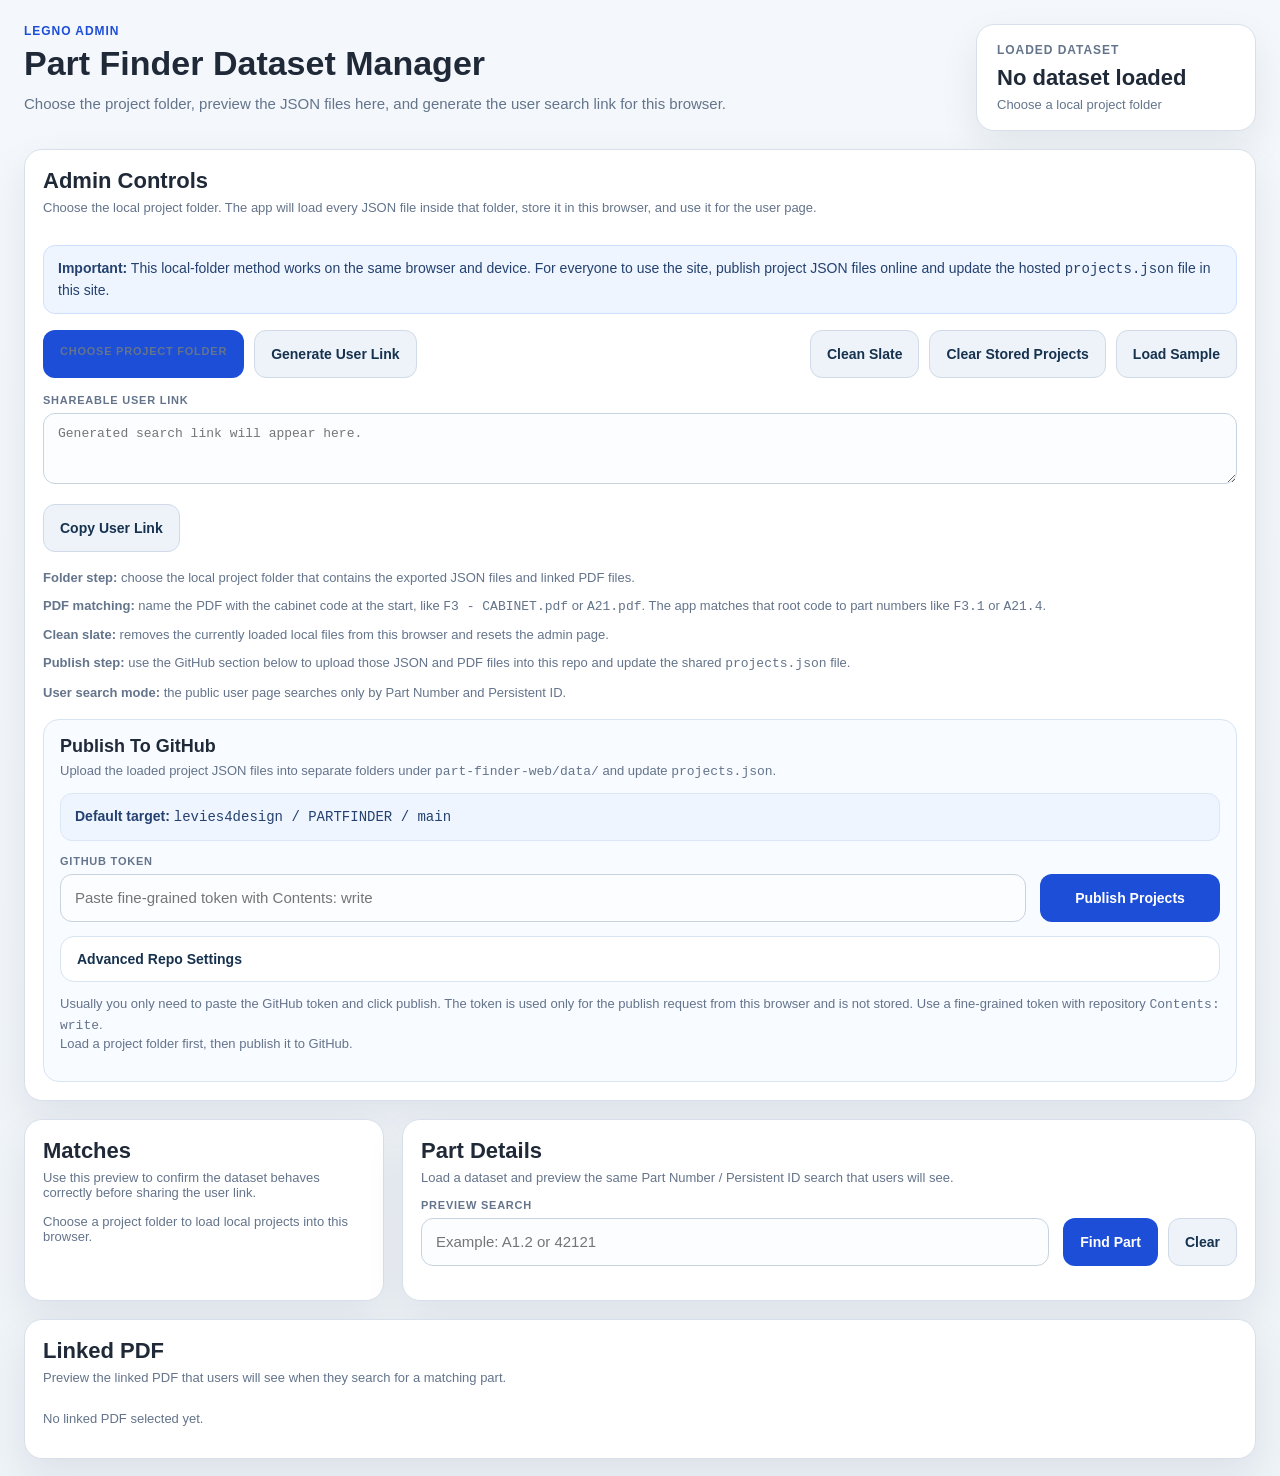
<file: part-finder-web/admin.html>
<!DOCTYPE html>
<html lang="en">
<head>
  <meta charset="UTF-8">
  <meta name="viewport" content="width=device-width, initial-scale=1.0">
  <title>LEGNO Part Finder Admin</title>
  <link rel="stylesheet" href="./styles.css">
</head>
<body data-mode="admin">
  <div class="app-shell">
    <header class="hero">
      <div>
        <p class="eyebrow">LEGNO Admin</p>
        <h1>Part Finder Dataset Manager</h1>
        <p class="hero-copy">
          Choose the project folder, preview the JSON files here, and generate the user search link for this browser.
        </p>
      </div>
      <div class="hero-card">
        <div class="hero-stat-label">Loaded Dataset</div>
        <div class="hero-stat-value" id="dataset-name">No dataset loaded</div>
        <div class="hero-stat-meta" id="dataset-meta">Choose a local project folder</div>
      </div>
    </header>

    <section class="card admin-card">
      <div class="panel-header">
        <h2>Admin Controls</h2>
        <p>
          Choose the local project folder. The app will load every JSON file inside that folder, store it in this browser, and use it for the user page.
        </p>
      </div>

      <div class="admin-alert">
        <strong>Important:</strong> This local-folder method works on the same browser and device. For everyone to use the site, publish project JSON files online and update the hosted <code>projects.json</code> file in this site.
      </div>

      <div class="admin-grid">
        <div class="toolbar-actions">
          <label class="file-button file-button-primary">
            <input id="project-folder" type="file" webkitdirectory directory multiple accept=".json,application/json,.pdf,application/pdf">
            <span>Choose Project Folder</span>
          </label>
          <button id="generate-link-button" class="btn btn-secondary" type="button">Generate User Link</button>
        </div>

        <div class="toolbar-actions toolbar-actions-right">
          <button id="clean-slate-button" class="btn btn-secondary" type="button">Clean Slate</button>
          <button id="clear-projects-button" class="btn btn-secondary" type="button">Clear Stored Projects</button>
          <button id="sample-button" class="btn btn-secondary" type="button">Load Sample</button>
        </div>
      </div>

      <div class="toolbar-group generated-link">
        <label for="generated-link">Shareable User Link</label>
        <textarea id="generated-link" rows="3" readonly placeholder="Generated search link will appear here."></textarea>
      </div>

      <div class="toolbar-actions">
        <button id="copy-link-button" class="btn btn-secondary" type="button">Copy User Link</button>
      </div>

      <div class="admin-notes">
        <p><strong>Folder step:</strong> choose the local project folder that contains the exported JSON files and linked PDF files.</p>
        <p><strong>PDF matching:</strong> name the PDF with the cabinet code at the start, like <code>F3 - CABINET.pdf</code> or <code>A21.pdf</code>. The app matches that root code to part numbers like <code>F3.1</code> or <code>A21.4</code>.</p>
        <p><strong>Clean slate:</strong> removes the currently loaded local files from this browser and resets the admin page.</p>
        <p><strong>Publish step:</strong> use the GitHub section below to upload those JSON and PDF files into this repo and update the shared <code>projects.json</code> file.</p>
        <p><strong>User search mode:</strong> the public user page searches only by Part Number and Persistent ID.</p>
      </div>

      <div class="github-publish card">
        <div class="panel-header compact">
          <h2>Publish To GitHub</h2>
          <p>Upload the loaded project JSON files into separate folders under <code>part-finder-web/data/</code> and update <code>projects.json</code>.</p>
        </div>

        <div class="github-main">
          <div class="github-defaults">
            <strong>Default target:</strong> <code>levies4design / PARTFINDER / main</code>
          </div>

          <div class="github-token-row">
            <div class="toolbar-group github-token-group">
              <label for="github-token">GitHub Token</label>
              <input id="github-token" type="password" placeholder="Paste fine-grained token with Contents: write">
            </div>
            <div class="toolbar-actions github-publish-actions">
              <button id="publish-github-button" class="btn btn-primary" type="button">Publish Projects</button>
            </div>
          </div>
        </div>

        <details class="github-advanced">
          <summary>Advanced Repo Settings</summary>
          <div class="github-grid">
            <div class="toolbar-group">
              <label for="github-owner">GitHub Owner</label>
              <input id="github-owner" type="text" placeholder="Example: levies4design">
            </div>
            <div class="toolbar-group">
              <label for="github-repo">Repository</label>
              <input id="github-repo" type="text" placeholder="Example: PARTFINDER">
            </div>
            <div class="toolbar-group">
              <label for="github-branch">Branch</label>
              <input id="github-branch" type="text" placeholder="main">
            </div>
          </div>
        </details>

        <p class="github-note">
          Usually you only need to paste the GitHub token and click publish. The token is used only for the publish request from this browser and is not stored. Use a fine-grained token with repository <code>Contents: write</code>.
        </p>
        <p id="github-publish-status" class="status-message">Load a project folder first, then publish it to GitHub.</p>
      </div>
    </section>

    <section class="layout-grid">
      <aside class="card results-panel">
        <div class="panel-header">
          <h2>Matches</h2>
          <p>Use this preview to confirm the dataset behaves correctly before sharing the user link.</p>
        </div>
        <p id="status-message" class="status-message">Load a dataset to preview search results.</p>
        <div id="results" class="results-list"></div>
      </aside>

      <main class="card details-panel">
        <div class="panel-header">
          <h2 id="detail-title">Part Details</h2>
          <p id="detail-subtitle">Preview the part details that users will see after searching.</p>
        </div>
        <div class="toolbar toolbar-inline">
          <div class="toolbar-group">
            <label for="part-query">Preview Search</label>
            <input id="part-query" type="text" placeholder="Example: A1.2 or 42121">
          </div>
          <div class="toolbar-actions">
            <button id="find-button" class="btn btn-primary" type="button">Find Part</button>
            <button id="clear-button" class="btn btn-secondary" type="button">Clear</button>
          </div>
        </div>
        <div id="details-grid" class="details-grid"></div>
      </main>
    </section>

    <section class="card pdf-panel">
      <div class="panel-header">
        <h2 id="pdf-title">Linked PDF</h2>
        <p id="pdf-subtitle">Preview the linked PDF that users will see when they search for a matching part.</p>
      </div>
      <p id="pdf-status" class="status-message">No linked PDF selected yet.</p>
      <div id="pdf-viewer" class="pdf-viewer is-hidden">
        <div class="pdf-actions">
          <a id="pdf-open-link" class="btn btn-secondary" href="#" target="_blank" rel="noopener noreferrer">Open PDF in New Tab</a>
        </div>
        <iframe id="pdf-frame" title="Linked PDF Preview"></iframe>
      </div>
    </section>
  </div>

  <script src="./sample-data.js?v=20260428-1"></script>
  <script src="./app.js?v=20260428-1"></script>
</body>
</html>
</file>
<file: part-finder-web/styles.css>
:root {
  --bg: #eef3f8;
  --panel: #ffffff;
  --line: #d7e0ea;
  --text: #1f2937;
  --muted: #64748b;
  --primary: #1d4ed8;
  --primary-soft: #dbeafe;
  --result: #f8fbff;
  --shadow: 0 16px 38px rgba(15, 23, 42, 0.08);
}

* {
  box-sizing: border-box;
}

body {
  margin: 0;
  background: linear-gradient(180deg, #f4f8fc 0%, var(--bg) 100%);
  color: var(--text);
  font-family: "Segoe UI", Tahoma, sans-serif;
}

.app-shell {
  max-width: 1400px;
  margin: 0 auto;
  padding: 24px;
  display: flex;
  flex-direction: column;
  gap: 18px;
}

.hero {
  display: flex;
  justify-content: space-between;
  gap: 18px;
  align-items: stretch;
}

.eyebrow {
  margin: 0 0 8px;
  text-transform: uppercase;
  letter-spacing: 0.08em;
  font-size: 12px;
  font-weight: 700;
  color: var(--primary);
}

.hero h1 {
  margin: 0 0 10px;
  font-size: 34px;
  line-height: 1.05;
}

.hero-copy {
  margin: 0;
  max-width: 720px;
  color: var(--muted);
  font-size: 15px;
  line-height: 1.55;
}

.hero-card,
.card {
  background: var(--panel);
  border: 1px solid var(--line);
  border-radius: 18px;
  box-shadow: var(--shadow);
}

.hero-card {
  min-width: 280px;
  padding: 18px 20px;
  display: flex;
  flex-direction: column;
  justify-content: center;
}

.hero-stat-label {
  font-size: 12px;
  text-transform: uppercase;
  letter-spacing: 0.08em;
  color: var(--muted);
  font-weight: 700;
}

.hero-stat-value {
  margin-top: 8px;
  font-size: 22px;
  font-weight: 800;
}

.hero-stat-meta {
  margin-top: 6px;
  font-size: 13px;
  color: var(--muted);
}

.card {
  padding: 18px;
}

.toolbar {
  display: grid;
  grid-template-columns: minmax(280px, 1fr) auto auto;
  gap: 14px;
  align-items: end;
}

.toolbar-user {
  grid-template-columns: minmax(320px, 1fr) auto;
}

.toolbar-inline {
  margin-bottom: 16px;
  padding: 0;
  box-shadow: none;
  border: none;
  background: transparent;
  grid-template-columns: minmax(260px, 1fr) auto;
}

.toolbar-group label,
.file-button span {
  display: block;
  margin-bottom: 7px;
  font-size: 11px;
  font-weight: 800;
  text-transform: uppercase;
  letter-spacing: 0.07em;
  color: var(--muted);
}

.toolbar-group input {
  width: 100%;
  min-height: 48px;
  border: 1px solid #c7d3df;
  border-radius: 12px;
  padding: 0 14px;
  font-size: 15px;
  background: #fbfdff;
}

.select-input {
  width: 100%;
  min-height: 48px;
  border: 1px solid #c7d3df;
  border-radius: 12px;
  padding: 0 14px;
  font-size: 15px;
  background: #fbfdff;
  color: var(--text);
}

.toolbar-actions {
  display: flex;
  gap: 10px;
  flex-wrap: wrap;
}

.toolbar-actions-right {
  justify-content: flex-end;
}

.btn,
.file-button {
  min-height: 48px;
  border-radius: 12px;
  border: 1px solid transparent;
  padding: 0 16px;
  font-size: 14px;
  font-weight: 700;
  cursor: pointer;
}

.btn-primary {
  background: var(--primary);
  color: #fff;
}

.btn-secondary,
.file-button {
  background: #edf3f9;
  color: #16324f;
  border-color: #d0dbe7;
}

.file-button-primary {
  background: var(--primary);
  color: #fff;
  border-color: transparent;
}

.file-button {
  display: inline-flex;
  align-items: center;
  justify-content: center;
  position: relative;
  overflow: hidden;
}

.file-button input {
  position: absolute;
  inset: 0;
  opacity: 0;
  cursor: pointer;
}

.layout-grid {
  display: grid;
  grid-template-columns: 360px 1fr;
  gap: 18px;
}

.source-card {
  padding-top: 14px;
  padding-bottom: 14px;
}

.project-card {
  padding-top: 16px;
  padding-bottom: 14px;
}

.project-help {
  margin: 10px 0 0;
  color: var(--muted);
  font-size: 13px;
}

.panel-header h2 {
  margin: 0 0 6px;
  font-size: 22px;
}

.panel-header.compact h2 {
  font-size: 18px;
}

.panel-header p {
  margin: 0 0 14px;
  color: var(--muted);
  font-size: 13px;
}

.status-message {
  margin: 0 0 14px;
  font-size: 13px;
  color: var(--muted);
}

.results-list {
  display: flex;
  flex-direction: column;
  gap: 10px;
  max-height: 680px;
  overflow: auto;
  padding-right: 4px;
}

.result-card {
  padding: 12px;
  border-radius: 14px;
  border: 1px solid #dce6f1;
  background: var(--result);
  cursor: pointer;
  transition: 0.15s ease;
}

.result-card:hover {
  border-color: #9dbbf2;
  background: #eff6ff;
}

.result-card.active {
  border-color: var(--primary);
  background: var(--primary-soft);
}

.result-code {
  font-size: 16px;
  font-weight: 800;
  margin-bottom: 4px;
}

.result-line {
  font-size: 12px;
  color: #46566b;
  line-height: 1.45;
}

.details-grid {
  display: grid;
  grid-template-columns: repeat(3, minmax(0, 1fr));
  gap: 12px;
}

.detail-card {
  padding: 12px;
  border-radius: 14px;
  border: 1px solid #e0e7ef;
  background: #f9fbfd;
}

.detail-key {
  font-size: 11px;
  font-weight: 800;
  text-transform: uppercase;
  letter-spacing: 0.07em;
  color: var(--muted);
  margin-bottom: 7px;
}

.detail-value {
  font-size: 14px;
  line-height: 1.45;
  word-break: break-word;
}

.pdf-panel {
  display: flex;
  flex-direction: column;
  gap: 12px;
}

.pdf-viewer {
  display: flex;
  flex-direction: column;
  gap: 12px;
}

.pdf-viewer.is-hidden {
  display: none;
}

.pdf-actions {
  display: flex;
  justify-content: flex-end;
}

.pdf-viewer iframe {
  width: 100%;
  min-height: 760px;
  border: 1px solid #dce6f1;
  border-radius: 14px;
  background: #f7fafc;
}

.json-example {
  margin: 0;
  background: #0f172a;
  color: #e2e8f0;
  border-radius: 14px;
  padding: 16px;
  overflow: auto;
  font-size: 12px;
  line-height: 1.6;
}

.admin-card {
  display: flex;
  flex-direction: column;
  gap: 16px;
}

.github-publish {
  padding: 16px;
  border-radius: 16px;
  background: #f8fbff;
  border: 1px solid #d8e4f2;
  box-shadow: none;
}

.github-main {
  display: flex;
  flex-direction: column;
  gap: 14px;
}

.github-defaults {
  border: 1px solid #dbe7f5;
  background: #eef5ff;
  color: #24416f;
  border-radius: 12px;
  padding: 12px 14px;
  font-size: 14px;
  line-height: 1.5;
}

.github-token-row {
  display: grid;
  grid-template-columns: minmax(320px, 1fr) auto;
  gap: 14px;
  align-items: end;
}

.admin-alert {
  border: 1px solid #cfe0ff;
  background: #eef5ff;
  color: #24416f;
  border-radius: 12px;
  padding: 12px 14px;
  font-size: 14px;
  line-height: 1.5;
}

.admin-grid {
  display: grid;
  grid-template-columns: auto auto;
  gap: 14px;
  align-items: end;
  justify-content: space-between;
}

.github-grid {
  display: grid;
  grid-template-columns: repeat(3, minmax(0, 1fr));
  gap: 14px;
  align-items: end;
}

.github-publish-actions {
  align-items: flex-end;
}

.github-publish-actions .btn {
  min-width: 180px;
}

.github-token-group {
  margin: 0;
}

.github-advanced {
  margin-top: 14px;
  border: 1px solid #d8e4f2;
  border-radius: 14px;
  background: #ffffff;
  overflow: hidden;
}

.github-advanced summary {
  cursor: pointer;
  list-style: none;
  padding: 14px 16px;
  font-size: 14px;
  font-weight: 800;
  color: #16324f;
}

.github-advanced summary::-webkit-details-marker {
  display: none;
}

.github-advanced[open] summary {
  border-bottom: 1px solid #e1ebf5;
}

.github-advanced .github-grid {
  padding: 16px;
}

.github-note {
  margin: 12px 0 0;
  color: var(--muted);
  font-size: 13px;
  line-height: 1.55;
}

.generated-link textarea {
  width: 100%;
  border: 1px solid #c7d3df;
  border-radius: 12px;
  background: #fbfdff;
  padding: 12px 14px;
  font-family: Consolas, "Courier New", monospace;
  font-size: 13px;
  resize: vertical;
}

.admin-notes {
  display: grid;
  gap: 8px;
  color: var(--muted);
  font-size: 13px;
  line-height: 1.55;
}

.admin-notes p {
  margin: 0;
}

@media (max-width: 1120px) {
  .layout-grid {
    grid-template-columns: 1fr;
  }

  .details-grid {
    grid-template-columns: repeat(2, minmax(0, 1fr));
  }
}

@media (max-width: 920px) {
  .hero,
  .toolbar,
  .admin-grid,
  .github-grid {
    grid-template-columns: 1fr;
    display: grid;
  }

  .hero-card {
    min-width: 0;
  }

  .github-token-row {
    grid-template-columns: 1fr;
  }

  .toolbar-actions-right {
    justify-content: flex-start;
  }
}

@media (max-width: 640px) {
  .app-shell {
    padding: 16px;
  }

  .details-grid {
    grid-template-columns: 1fr;
  }
}
</file>
